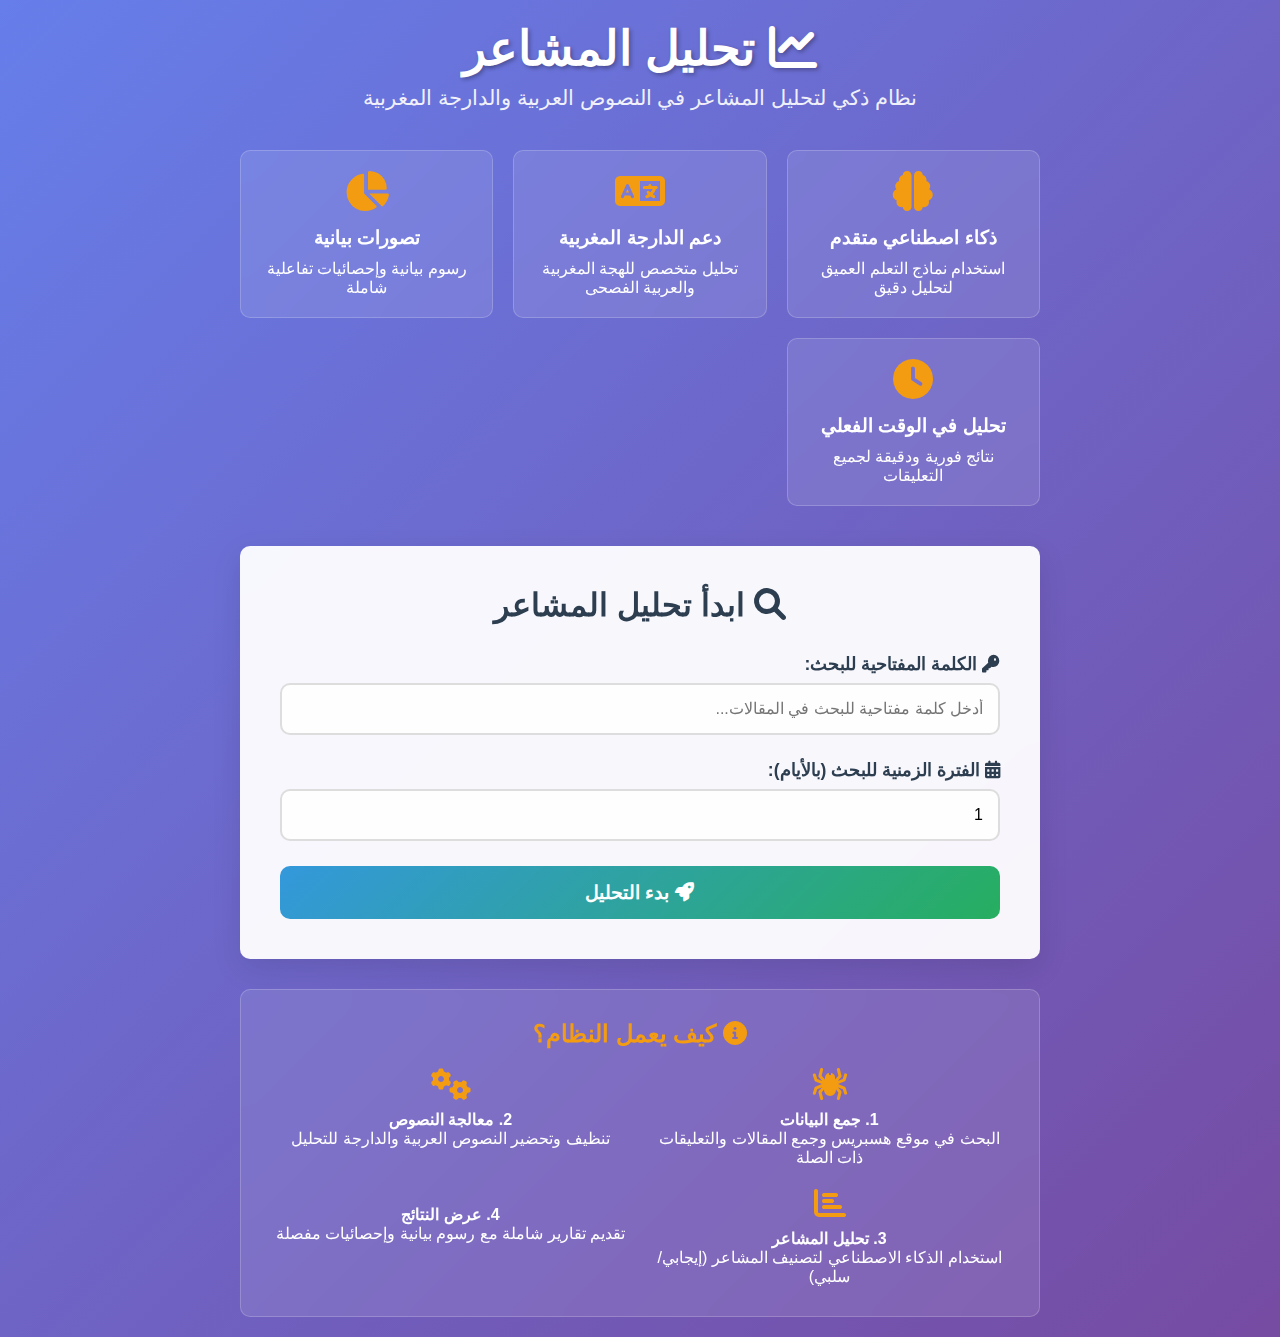
<file: templates/index.html>
<!DOCTYPE html>
<html lang="ar" dir="rtl">
<head>
    <meta charset="UTF-8">
    <meta name="viewport" content="width=device-width, initial-scale=1.0">
    <title>تحليل المشاعر للنصوص العربية والدارجة</title>
    <link rel="stylesheet" href="https://cdnjs.cloudflare.com/ajax/libs/font-awesome/6.0.0/css/all.min.css">
    <style>
        :root {
            --primary-color: #2c3e50;
            --secondary-color: #34495e;
            --accent-color: #3498db;
            --success-color: #27ae60;
            --border-radius: 10px;
            --box-shadow: 0 10px 30px rgba(0, 0, 0, 0.1);
        }

        * {
            margin: 0;
            padding: 0;
            box-sizing: border-box;
        }

        body {
            font-family: 'Segoe UI', Tahoma, Geneva, Verdana, sans-serif;
            background: linear-gradient(135deg, #667eea 0%, #764ba2 100%);
            min-height: 100vh;
            padding: 20px;
        }

        .container {
            max-width: 800px;
            margin: 0 auto;
        }

        .header {
            text-align: center;
            color: white;
            margin-bottom: 40px;
            animation: fadeInDown 1s ease-out;
        }

        .header h1 {
            font-size: 3rem;
            margin-bottom: 10px;
            text-shadow: 2px 2px 4px rgba(0, 0, 0, 0.3);
        }

        .header p {
            font-size: 1.3rem;
            opacity: 0.9;
            margin-bottom: 20px;
        }

        .features {
            display: grid;
            grid-template-columns: repeat(auto-fit, minmax(200px, 1fr));
            gap: 20px;
            margin-bottom: 40px;
        }

        .feature {
            background: rgba(255, 255, 255, 0.1);
            padding: 20px;
            border-radius: var(--border-radius);
            text-align: center;
            color: white;
            backdrop-filter: blur(10px);
            border: 1px solid rgba(255, 255, 255, 0.2);
            animation: fadeInUp 1s ease-out;
        }

        .feature i {
            font-size: 2.5rem;
            margin-bottom: 15px;
            color: #f39c12;
        }

        .feature h3 {
            margin-bottom: 10px;
            font-size: 1.2rem;
        }

        .main-form {
            background: rgba(255, 255, 255, 0.95);
            padding: 40px;
            border-radius: var(--border-radius);
            box-shadow: var(--box-shadow);
            backdrop-filter: blur(10px);
            animation: fadeIn 1.2s ease-out;
        }

        .form-title {
            text-align: center;
            color: var(--primary-color);
            margin-bottom: 30px;
            font-size: 2rem;
            font-weight: 700;
        }

        .form-group {
            margin-bottom: 25px;
        }

        .form-group label {
            display: block;
            margin-bottom: 8px;
            color: var(--primary-color);
            font-weight: 600;
            font-size: 1.1rem;
        }

        .form-group input {
            width: 100%;
            padding: 15px;
            border: 2px solid #ddd;
            border-radius: var(--border-radius);
            font-size: 1rem;
            transition: all 0.3s ease;
            background: rgba(255, 255, 255, 0.9);
        }

        .form-group input:focus {
            outline: none;
            border-color: var(--accent-color);
            box-shadow: 0 0 10px rgba(52, 152, 219, 0.3);
            transform: translateY(-2px);
        }

        .submit-btn {
            width: 100%;
            padding: 15px;
            background: linear-gradient(135deg, var(--accent-color), var(--success-color));
            color: white;
            border: none;
            border-radius: var(--border-radius);
            font-size: 1.2rem;
            font-weight: 600;
            cursor: pointer;
            transition: all 0.3s ease;
            text-transform: uppercase;
            letter-spacing: 1px;
        }

        .submit-btn:hover {
            transform: translateY(-3px);
            box-shadow: 0 10px 20px rgba(0, 0, 0, 0.2);
        }

        .submit-btn:active {
            transform: translateY(-1px);
        }

        .info-section {
            background: rgba(255, 255, 255, 0.1);
            padding: 30px;
            border-radius: var(--border-radius);
            margin-top: 30px;
            color: white;
            backdrop-filter: blur(10px);
            border: 1px solid rgba(255, 255, 255, 0.2);
            animation: fadeIn 1.5s ease-out;
        }

        .info-section h3 {
            text-align: center;
            margin-bottom: 20px;
            font-size: 1.5rem;
            color: #f39c12;
        }

        .info-grid {
            display: grid;
            grid-template-columns: repeat(auto-fit, minmax(250px, 1fr));
            gap: 20px;
        }

        .info-item {
            text-align: center;
        }

        .info-item i {
            font-size: 2rem;
            margin-bottom: 10px;
            color: #f39c12;
        }

        .loading {
            display: none;
            text-align: center;
            color: var(--primary-color);
            margin-top: 20px;
        }

        .loading i {
            animation: spin 1s linear infinite;
            font-size: 2rem;
            color: var(--accent-color);
        }

        @keyframes fadeInDown {
            from {
                opacity: 0;
                transform: translateY(-50px);
            }
            to {
                opacity: 1;
                transform: translateY(0);
            }
        }

        @keyframes fadeInUp {
            from {
                opacity: 0;
                transform: translateY(50px);
            }
            to {
                opacity: 1;
                transform: translateY(0);
            }
        }

        @keyframes fadeIn {
            from {
                opacity: 0;
            }
            to {
                opacity: 1;
            }
        }

        @keyframes spin {
            from {
                transform: rotate(0deg);
            }
            to {
                transform: rotate(360deg);
            }
        }

        @media (max-width: 768px) {
            .header h1 {
                font-size: 2rem;
            }
            
            .header p {
                font-size: 1rem;
            }
            
            .main-form {
                padding: 20px;
            }
            
            .features {
                grid-template-columns: 1fr;
            }
        }
    </style>
</head>
<body>
    <div class="container">
        <!-- Header Section -->
        <div class="header">
            <h1><i class="fas fa-chart-line"></i> تحليل المشاعر</h1>
            <p>نظام ذكي لتحليل المشاعر في النصوص العربية والدارجة المغربية</p>
        </div>

        <!-- Features Section -->
        <div class="features">
            <div class="feature">
                <i class="fas fa-brain"></i>
                <h3>ذكاء اصطناعي متقدم</h3>
                <p>استخدام نماذج التعلم العميق لتحليل دقيق</p>
            </div>
            
            <div class="feature">
                <i class="fas fa-language"></i>
                <h3>دعم الدارجة المغربية</h3>
                <p>تحليل متخصص للهجة المغربية والعربية الفصحى</p>
            </div>
            
            <div class="feature">
                <i class="fas fa-chart-pie"></i>
                <h3>تصورات بيانية</h3>
                <p>رسوم بيانية وإحصائيات تفاعلية شاملة</p>
            </div>
            
            <div class="feature">
                <i class="fas fa-clock"></i>
                <h3>تحليل في الوقت الفعلي</h3>
                <p>نتائج فورية ودقيقة لجميع التعليقات</p>
            </div>
        </div>

        <!-- Main Form -->
        <div class="main-form">
            <h2 class="form-title">
                <i class="fas fa-search"></i>
                ابدأ تحليل المشاعر
            </h2>
            
            <form action="/results" method="post" id="searchForm">
                <div class="form-group">
                    <label for="keyword">
                        <i class="fas fa-key"></i>
                        الكلمة المفتاحية للبحث:
                    </label>
                    <input type="text" id="keyword" name="keyword" required 
                           placeholder="أدخل كلمة مفتاحية للبحث في المقالات..." 
                           autocomplete="off">
                </div>
                
                <div class="form-group">
                    <label for="days">
                        <i class="fas fa-calendar-alt"></i>
                        الفترة الزمنية للبحث (بالأيام):
                    </label>
                    <input type="number" id="days" name="days" required 
                           placeholder="أدخل عدد الأيام (مثال: 7 للأسبوع الماضي)" 
                           min="1" max="365" value="1" autocomplete="off">
                </div>
                
                <button type="submit" class="submit-btn">
                    <i class="fas fa-rocket"></i>
                    بدء التحليل
                </button>
                
                <div class="loading" id="loadingIndicator">
                    <i class="fas fa-spinner"></i>
                    <p>جاري تحليل البيانات وجلب التعليقات...</p>
                </div>
            </form>
        </div>

        <!-- Information Section -->
        <div class="info-section">
            <h3><i class="fas fa-info-circle"></i> كيف يعمل النظام؟</h3>
            <div class="info-grid">
                <div class="info-item">
                    <i class="fas fa-spider"></i>
                    <h4>1. جمع البيانات</h4>
                    <p>البحث في موقع هسبريس وجمع المقالات والتعليقات ذات الصلة</p>
                </div>
                
                <div class="info-item">
                    <i class="fas fa-cogs"></i>
                    <h4>2. معالجة النصوص</h4>
                    <p>تنظيف وتحضير النصوص العربية والدارجة للتحليل</p>
                </div>
                
                <div class="info-item">
                    <i class="fas fa-chart-bar"></i>
                    <h4>3. تحليل المشاعر</h4>
                    <p>استخدام الذكاء الاصطناعي لتصنيف المشاعر (إيجابي/سلبي)</p>
                </div>
                
                <div class="info-item">
                    <i class="fas fa-presentation"></i>
                    <h4>4. عرض النتائج</h4>
                    <p>تقديم تقارير شاملة مع رسوم بيانية وإحصائيات مفصلة</p>
                </div>
            </div>
        </div>
    </div>

    <script>
        document.getElementById('searchForm').addEventListener('submit', function() {
            document.getElementById('loadingIndicator').style.display = 'block';
        });

        // Add input validation and UX improvements
        document.getElementById('keyword').addEventListener('input', function() {
            if (this.value.length > 0) {
                this.style.borderColor = 'var(--success-color)';
            } else {
                this.style.borderColor = '#ddd';
            }
        });

        document.getElementById('days').addEventListener('input', function() {
            if (this.value >= 1 && this.value <= 365) {
                this.style.borderColor = 'var(--success-color)';
            } else {
                this.style.borderColor = 'var(--danger-color)';
            }
        });
    </script>
</body>
</html>
</file>
